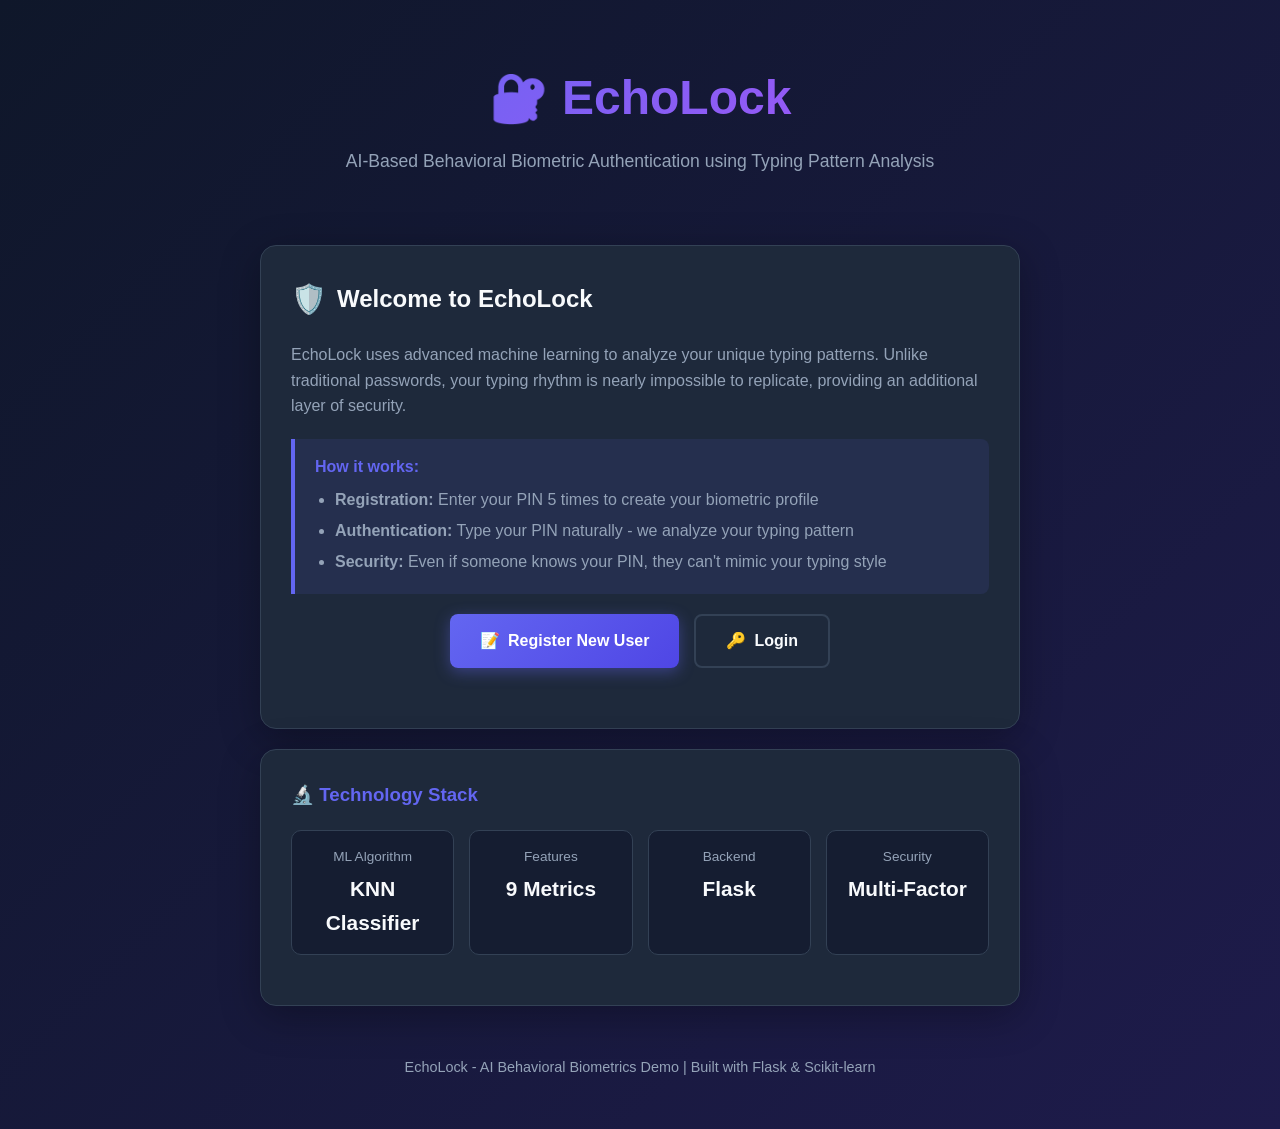
<file: templates/index.html>
<!DOCTYPE html>
<html lang="en">
<head>
    <meta charset="UTF-8">
    <meta name="viewport" content="width=device-width, initial-scale=1.0">
    <title>EchoLock - AI Behavioral Biometric Authentication</title>
    <link rel="stylesheet" href="/static/style.css">
</head>
<body>
    <div class="container">
        <header>
            <div class="logo">🔐 EchoLock</div>
            <p class="tagline">AI-Based Behavioral Biometric Authentication using Typing Pattern Analysis</p>
        </header>

        <div class="card">
            <h2 class="card-title">
                <span class="icon">🛡️</span>
                Welcome to EchoLock
            </h2>
            <p style="color: var(--text-secondary); margin-bottom: 20px;">
                EchoLock uses advanced machine learning to analyze your unique typing patterns. 
                Unlike traditional passwords, your typing rhythm is nearly impossible to replicate, 
                providing an additional layer of security.
            </p>

            <div class="instructions">
                <h4>How it works:</h4>
                <ul>
                    <li><strong>Registration:</strong> Enter your PIN 5 times to create your biometric profile</li>
                    <li><strong>Authentication:</strong> Type your PIN naturally - we analyze your typing pattern</li>
                    <li><strong>Security:</strong> Even if someone knows your PIN, they can't mimic your typing style</li>
                </ul>
            </div>

            <div class="nav-buttons">
                <a href="/register" class="btn btn-primary">
                    <span>📝</span> Register New User
                </a>
                <a href="/login" class="btn btn-secondary">
                    <span>🔑</span> Login
                </a>
            </div>
        </div>

        <div class="card">
            <h3 style="margin-bottom: 15px; color: var(--primary-color);">🔬 Technology Stack</h3>
            <div class="stats-grid">
                <div class="stat-box">
                    <div class="stat-label">ML Algorithm</div>
                    <div class="stat-value">KNN Classifier</div>
                </div>
                <div class="stat-box">
                    <div class="stat-label">Features</div>
                    <div class="stat-value">9 Metrics</div>
                </div>
                <div class="stat-box">
                    <div class="stat-label">Backend</div>
                    <div class="stat-value">Flask</div>
                </div>
                <div class="stat-box">
                    <div class="stat-label">Security</div>
                    <div class="stat-value">Multi-Factor</div>
                </div>
            </div>
        </div>

        <footer>
            <p>EchoLock - AI Behavioral Biometrics Demo | Built with Flask & Scikit-learn</p>
        </footer>
    </div>

    <script src="/static/script.js"></script>
</body>
</html>
</file>
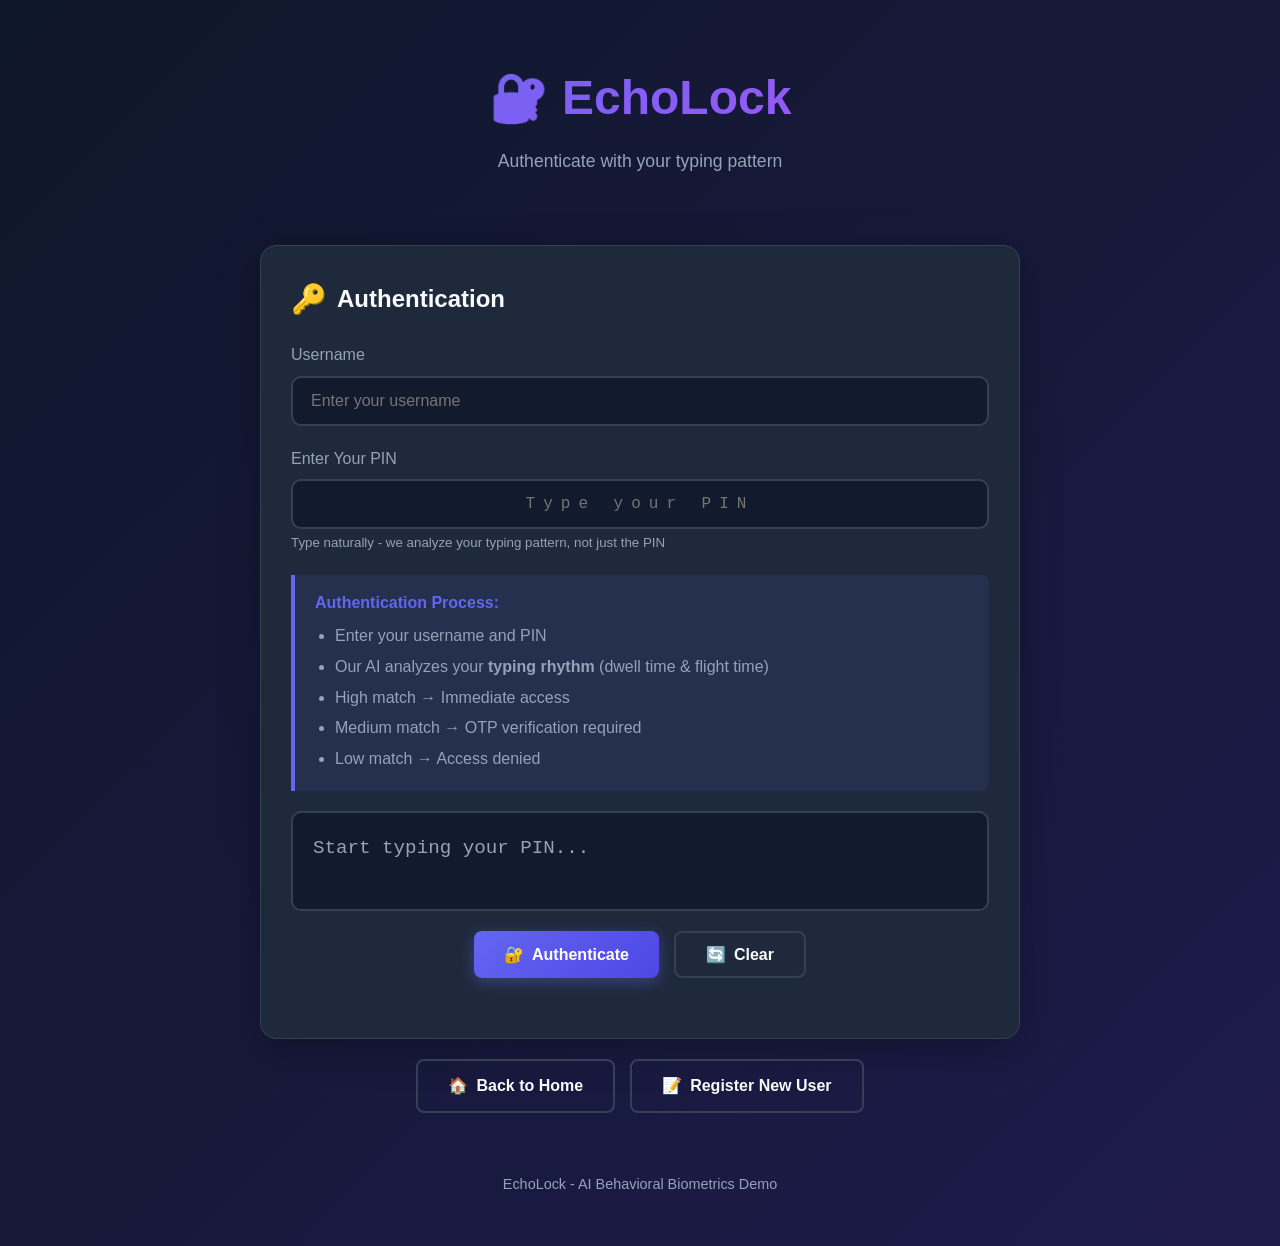
<file: templates/login.html>
<!DOCTYPE html>
<html lang="en">
<head>
    <meta charset="UTF-8">
    <meta name="viewport" content="width=device-width, initial-scale=1.0">
    <title>Login - EchoLock</title>
    <link rel="stylesheet" href="/static/style.css">
</head>
<body>
    <div class="container">
        <header>
            <div class="logo">🔐 EchoLock</div>
            <p class="tagline">Authenticate with your typing pattern</p>
        </header>

        <div class="card">
            <h2 class="card-title">
                <span class="icon">🔑</span>
                Authentication
            </h2>

            <div id="statusMessage" class="status-message hidden"></div>

            <form id="loginForm" onsubmit="event.preventDefault();">
                <div class="form-group">
                    <label for="username">Username</label>
                    <input type="text" id="username" placeholder="Enter your username" required>
                </div>

                <div class="form-group">
                    <label for="pinInput">Enter Your PIN</label>
                    <input type="password" id="pinInput" class="pin-input" maxlength="6" 
                           placeholder="Type your PIN" autocomplete="off" required>
                    <small style="color: var(--text-secondary);">Type naturally - we analyze your typing pattern, not just the PIN</small>
                </div>

                <div class="instructions">
                    <h4>Authentication Process:</h4>
                    <ul>
                        <li>Enter your username and PIN</li>
                        <li>Our AI analyzes your <strong>typing rhythm</strong> (dwell time & flight time)</li>
                        <li>High match → Immediate access</li>
                        <li>Medium match → OTP verification required</li>
                        <li>Low match → Access denied</li>
                    </ul>
                </div>

                <div class="typing-visualizer" id="typingVisualizer">
                    Type your PIN to begin authentication...
                </div>

                <div class="nav-buttons">
                    <button type="button" class="btn btn-primary" onclick="authenticateUser()">
                        <span>🔐</span> Authenticate
                    </button>
                    <button type="button" class="btn btn-secondary" onclick="resetTypingData()">
                        <span>🔄</span> Clear
                    </button>
                </div>
            </form>
        </div>

        <div id="authResult" class="card hidden">
            <h3 class="card-title">
                <span class="icon">📊</span>
                Authentication Result
            </h3>
            <div id="resultContainer"></div>
        </div>

        <div class="nav-buttons">
            <a href="/" class="btn btn-secondary">
                <span>🏠</span> Back to Home
            </a>
            <a href="/register" class="btn btn-secondary">
                <span>📝</span> Register New User
            </a>
        </div>

        <footer>
            <p>EchoLock - AI Behavioral Biometrics Demo</p>
        </footer>
    </div>

    <script src="/static/script.js"></script>
</body>
</html>
</file>
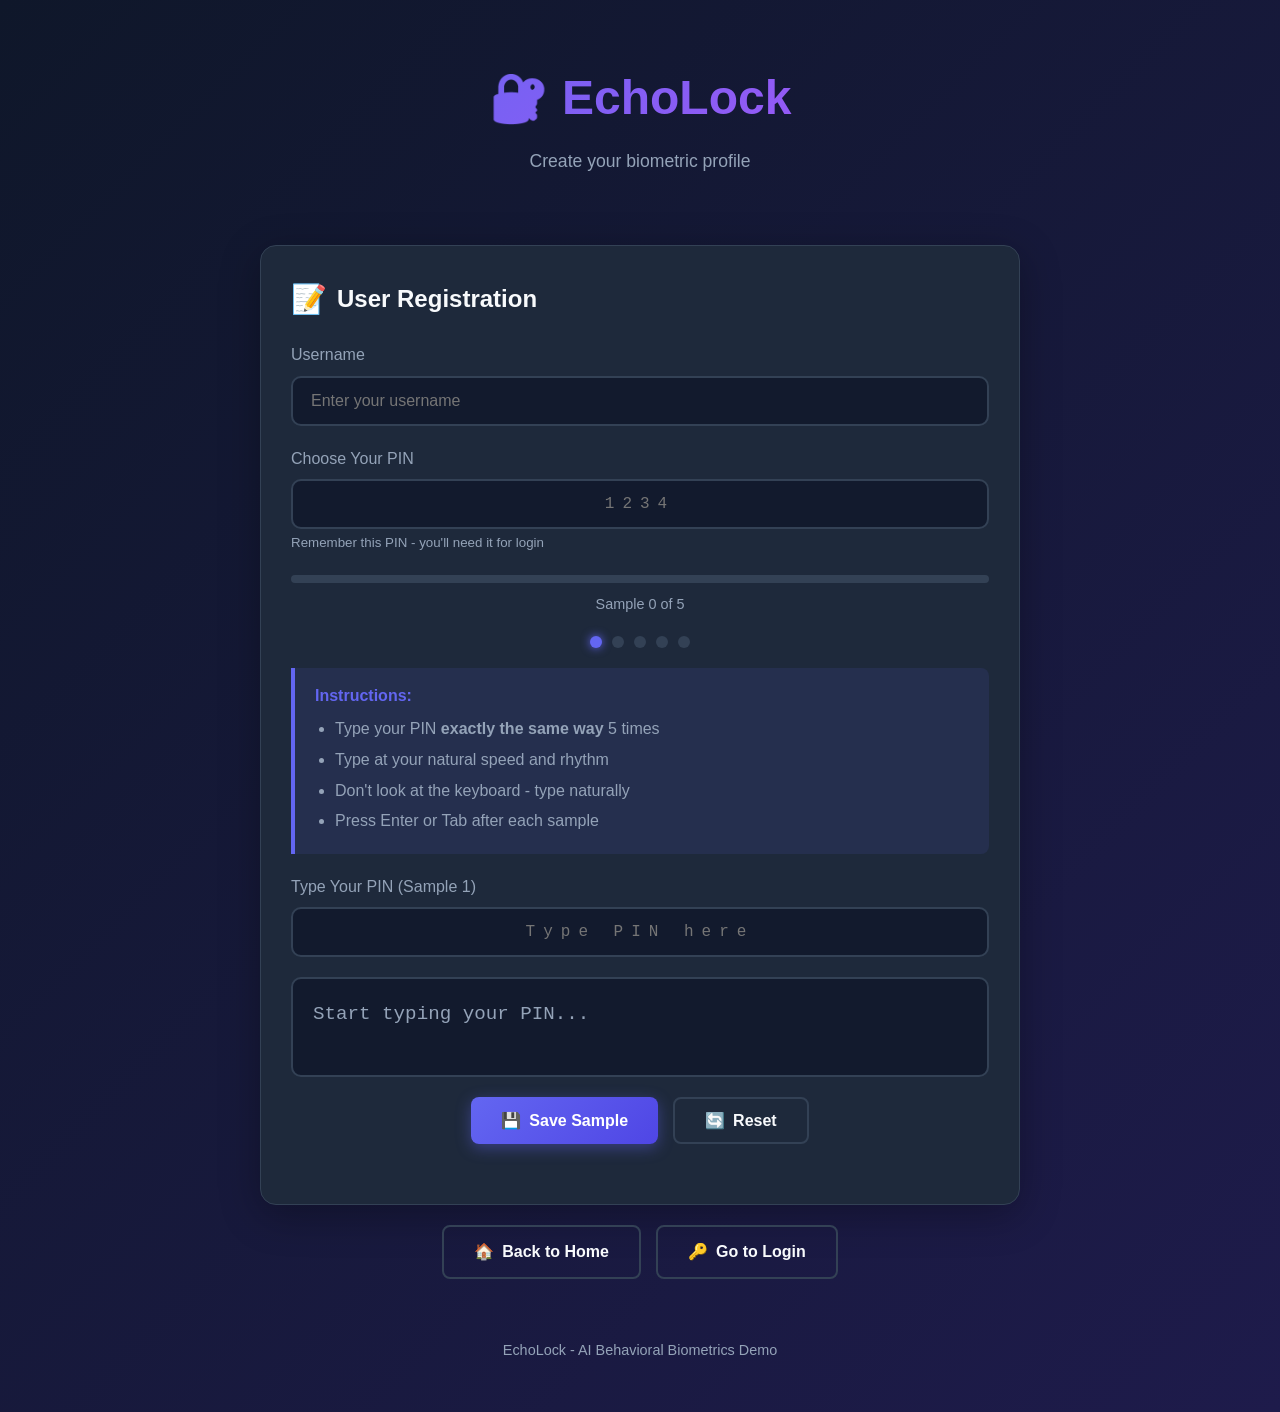
<file: templates/register.html>
<!DOCTYPE html>
<html lang="en">
<head>
    <meta charset="UTF-8">
    <meta name="viewport" content="width=device-width, initial-scale=1.0">
    <title>Register - EchoLock</title>
    <link rel="stylesheet" href="/static/style.css">
</head>
<body>
    <div class="container">
        <header>
            <div class="logo">🔐 EchoLock</div>
            <p class="tagline">Create your biometric profile</p>
        </header>

        <div class="card">
            <h2 class="card-title">
                <span class="icon">📝</span>
                User Registration
            </h2>

            <div id="statusMessage" class="status-message hidden"></div>

            <form id="registerForm" onsubmit="event.preventDefault();">
                <!-- Username -->
                <div class="form-group">
                    <label for="username">Username</label>
                    <input type="text" id="username" placeholder="Enter your username" required>
                </div>

                <!-- Expected PIN (for consistency) -->
                <div class="form-group">
                    <label for="expectedPin">Choose Your PIN</label>
                    <input type="password" id="expectedPin" class="pin-input" maxlength="6" 
                           placeholder="1234" required>
                    <small style="color: var(--text-secondary);">Remember this PIN - you'll need it for login</small>
                </div>

                <!-- Progress indicator -->
                <div class="progress-container">
                    <div class="progress-bar">
                        <div class="progress-fill" id="progressFill" style="width: 0%"></div>
                    </div>
                    <div class="progress-text" id="progressText">Sample 0 of 5</div>
                </div>

                <!-- Sample dots -->
                <div class="sample-counter">
                    <div class="sample-dot" data-index="0"></div>
                    <div class="sample-dot" data-index="1"></div>
                    <div class="sample-dot" data-index="2"></div>
                    <div class="sample-dot" data-index="3"></div>
                    <div class="sample-dot" data-index="4"></div>
                </div>

                <!-- Instructions -->
                <div class="instructions">
                    <h4>Instructions:</h4>
                    <ul>
                        <li>Type your PIN <strong>exactly the same way</strong> 5 times</li>
                        <li>Type at your natural speed and rhythm</li>
                        <li>Don't look at the keyboard - type naturally</li>
                        <li>Press Enter or Tab after each sample</li>
                    </ul>
                </div>

                <!-- PIN Input for capture -->
                <div class="form-group">
                    <label>Type Your PIN (Sample <span id="sampleNum">1</span>)</label>
                    <input type="password" id="pinInput" class="pin-input" maxlength="6" 
                           placeholder="Type PIN here" autocomplete="off">
                </div>

                <!-- Typing Visualizer -->
                <div class="typing-visualizer" id="typingVisualizer">
                    Waiting for input...
                </div>

                <!-- Action Buttons -->
                <div class="nav-buttons">
                    <button type="button" class="btn btn-primary" onclick="collectSample()">
                        <span>💾</span> Save Sample
                    </button>
                    <button type="button" class="btn btn-secondary" onclick="resetTypingData()">
                        <span>🔄</span> Reset
                    </button>
                </div>

                <!-- Submit Button (hidden until 5 samples) -->
                <button type="button" id="submitBtn" class="btn btn-success hidden" 
                        onclick="registerUser()" style="width: 100%; margin-top: 20px;">
                    <span>✅</span> Complete Registration
                </button>
            </form>
        </div>

        <div class="nav-buttons">
            <a href="/" class="btn btn-secondary">
                <span>🏠</span> Back to Home
            </a>
            <a href="/login" class="btn btn-secondary">
                <span>🔑</span> Go to Login
            </a>
        </div>

        <footer>
            <p>EchoLock - AI Behavioral Biometrics Demo</p>
        </footer>
    </div>

    <script src="/static/script.js"></script>
</body>
</html>
</file>
<file: static/style.css>
/* EchoLock Stylesheet */
/* Modern, clean design for the Behavioral Biometric Authentication System */

/* CSS Variables for easy theming */
:root {
    --primary-color: #6366f1;
    --primary-dark: #4f46e5;
    --secondary-color: #10b981;
    --danger-color: #ef4444;
    --warning-color: #f59e0b;
    --bg-color: #0f172a;
    --card-bg: #1e293b;
    --text-primary: #f8fafc;
    --text-secondary: #94a3b8;
    --border-color: #334155;
    --success-glow: rgba(16, 185, 129, 0.3);
    --danger-glow: rgba(239, 68, 68, 0.3);
    --warning-glow: rgba(245, 158, 11, 0.3);
}

/* Reset and base styles */
* {
    margin: 0;
    padding: 0;
    box-sizing: border-box;
}

body {
    font-family: 'Segoe UI', Tahoma, Geneva, Verdana, sans-serif;
    background: linear-gradient(135deg, #0f172a 0%, #1e1b4b 100%);
    min-height: 100vh;
    color: var(--text-primary);
    line-height: 1.6;
}

/* Container */
.container {
    max-width: 800px;
    margin: 0 auto;
    padding: 20px;
}

/* Header */
header {
    text-align: center;
    padding: 40px 20px;
    margin-bottom: 30px;
}

.logo {
    font-size: 3rem;
    font-weight: bold;
    background: linear-gradient(135deg, #6366f1, #a855f7);
    -webkit-background-clip: text;
    -webkit-text-fill-color: transparent;
    background-clip: text;
    margin-bottom: 10px;
}

.tagline {
    color: var(--text-secondary);
    font-size: 1.1rem;
}

/* Cards */
.card {
    background: var(--card-bg);
    border-radius: 16px;
    padding: 30px;
    margin-bottom: 20px;
    border: 1px solid var(--border-color);
    box-shadow: 0 10px 40px rgba(0, 0, 0, 0.3);
    transition: transform 0.3s ease, box-shadow 0.3s ease;
}

.card:hover {
    transform: translateY(-2px);
    box-shadow: 0 20px 60px rgba(0, 0, 0, 0.4);
}

.card-title {
    font-size: 1.5rem;
    margin-bottom: 20px;
    color: var(--text-primary);
    display: flex;
    align-items: center;
    gap: 10px;
}

.card-title .icon {
    font-size: 1.8rem;
}

/* Navigation */
.nav-buttons {
    display: flex;
    gap: 15px;
    justify-content: center;
    flex-wrap: wrap;
    margin-bottom: 30px;
}

.btn {
    padding: 12px 30px;
    border: none;
    border-radius: 8px;
    font-size: 1rem;
    font-weight: 600;
    cursor: pointer;
    transition: all 0.3s ease;
    text-decoration: none;
    display: inline-flex;
    align-items: center;
    gap: 8px;
}

.btn-primary {
    background: linear-gradient(135deg, var(--primary-color), var(--primary-dark));
    color: white;
    box-shadow: 0 4px 15px rgba(99, 102, 241, 0.4);
}

.btn-primary:hover {
    transform: translateY(-2px);
    box-shadow: 0 6px 20px rgba(99, 102, 241, 0.6);
}

.btn-secondary {
    background: transparent;
    color: var(--text-primary);
    border: 2px solid var(--border-color);
}

.btn-secondary:hover {
    border-color: var(--primary-color);
    color: var(--primary-color);
}

.btn-success {
    background: linear-gradient(135deg, var(--secondary-color), #059669);
    color: white;
    box-shadow: 0 4px 15px rgba(16, 185, 129, 0.4);
}

.btn-success:hover {
    transform: translateY(-2px);
    box-shadow: 0 6px 20px rgba(16, 185, 129, 0.6);
}

.btn-danger {
    background: linear-gradient(135deg, var(--danger-color), #dc2626);
    color: white;
}

/* Form elements */
.form-group {
    margin-bottom: 20px;
}

label {
    display: block;
    margin-bottom: 8px;
    color: var(--text-secondary);
    font-weight: 500;
}

input[type="text"],
input[type="password"] {
    width: 100%;
    padding: 14px 18px;
    background: rgba(15, 23, 42, 0.8);
    border: 2px solid var(--border-color);
    border-radius: 10px;
    color: var(--text-primary);
    font-size: 1rem;
    transition: all 0.3s ease;
}

input[type="text"]:focus,
input[type="password"]:focus {
    outline: none;
    border-color: var(--primary-color);
    box-shadow: 0 0 0 3px rgba(99, 102, 241, 0.2);
}

/* PIN Input special styling */
.pin-input {
    font-size: 1.5rem;
    letter-spacing: 8px;
    text-align: center;
    font-family: 'Courier New', monospace;
}

/* Progress indicator */
.progress-container {
    margin: 20px 0;
}

.progress-bar {
    height: 8px;
    background: var(--border-color);
    border-radius: 4px;
    overflow: hidden;
}

.progress-fill {
    height: 100%;
    background: linear-gradient(90deg, var(--primary-color), #a855f7);
    transition: width 0.5s ease;
    border-radius: 4px;
}

.progress-text {
    text-align: center;
    margin-top: 10px;
    color: var(--text-secondary);
    font-size: 0.9rem;
}

/* Status messages */
.status-message {
    padding: 16px 20px;
    border-radius: 10px;
    margin: 20px 0;
    font-weight: 500;
    display: flex;
    align-items: center;
    gap: 12px;
    animation: slideIn 0.3s ease;
}

@keyframes slideIn {
    from {
        opacity: 0;
        transform: translateY(-10px);
    }
    to {
        opacity: 1;
        transform: translateY(0);
    }
}

.status-success {
    background: rgba(16, 185, 129, 0.15);
    border: 1px solid var(--secondary-color);
    color: var(--secondary-color);
    box-shadow: 0 0 20px var(--success-glow);
}

.status-error {
    background: rgba(239, 68, 68, 0.15);
    border: 1px solid var(--danger-color);
    color: var(--danger-color);
    box-shadow: 0 0 20px var(--danger-glow);
}

.status-warning {
    background: rgba(245, 158, 11, 0.15);
    border: 1px solid var(--warning-color);
    color: var(--warning-color);
    box-shadow: 0 0 20px var(--warning-glow);
}

/* Result display */
.result-container {
    text-align: center;
    padding: 30px;
}

.result-icon {
    font-size: 4rem;
    margin-bottom: 20px;
}

.result-title {
    font-size: 2rem;
    margin-bottom: 10px;
}

.result-score {
    font-size: 3rem;
    font-weight: bold;
    margin: 20px 0;
}

.score-high {
    color: var(--secondary-color);
    text-shadow: 0 0 20px var(--success-glow);
}

.score-medium {
    color: var(--warning-color);
    text-shadow: 0 0 20px var(--warning-glow);
}

.score-low {
    color: var(--danger-color);
    text-shadow: 0 0 20px var(--danger-glow);
}

/* Stats grid */
.stats-grid {
    display: grid;
    grid-template-columns: repeat(auto-fit, minmax(150px, 1fr));
    gap: 15px;
    margin: 20px 0;
}

.stat-box {
    background: rgba(15, 23, 42, 0.6);
    padding: 15px;
    border-radius: 10px;
    text-align: center;
    border: 1px solid var(--border-color);
}

.stat-label {
    font-size: 0.85rem;
    color: var(--text-secondary);
    margin-bottom: 5px;
}

.stat-value {
    font-size: 1.3rem;
    font-weight: bold;
    color: var(--text-primary);
}

/* OTP display */
.otp-display {
    background: linear-gradient(135deg, #1e1b4b, #312e81);
    border: 2px dashed var(--primary-color);
    border-radius: 12px;
    padding: 30px;
    text-align: center;
    margin: 20px 0;
}

.otp-label {
    color: var(--text-secondary);
    margin-bottom: 10px;
    font-size: 0.9rem;
}

.otp-code {
    font-size: 3rem;
    font-weight: bold;
    color: var(--primary-color);
    letter-spacing: 10px;
    font-family: 'Courier New', monospace;
    text-shadow: 0 0 20px rgba(99, 102, 241, 0.5);
}

/* Sample counter */
.sample-counter {
    display: flex;
    justify-content: center;
    gap: 10px;
    margin: 20px 0;
}

.sample-dot {
    width: 12px;
    height: 12px;
    border-radius: 50%;
    background: var(--border-color);
    transition: all 0.3s ease;
}

.sample-dot.completed {
    background: var(--secondary-color);
    box-shadow: 0 0 10px var(--secondary-color);
}

.sample-dot.active {
    background: var(--primary-color);
    box-shadow: 0 0 10px var(--primary-color);
    animation: pulse 1.5s infinite;
}

@keyframes pulse {
    0%, 100% { transform: scale(1); }
    50% { transform: scale(1.2); }
}

/* Instructions */
.instructions {
    background: rgba(99, 102, 241, 0.1);
    border-left: 4px solid var(--primary-color);
    padding: 15px 20px;
    margin: 20px 0;
    border-radius: 0 8px 8px 0;
}

.instructions h4 {
    color: var(--primary-color);
    margin-bottom: 8px;
}

.instructions ul {
    margin-left: 20px;
    color: var(--text-secondary);
}

.instructions li {
    margin: 5px 0;
}

/* Footer */
footer {
    text-align: center;
    padding: 30px;
    color: var(--text-secondary);
    font-size: 0.9rem;
}

/* Hidden */
.hidden {
    display: none !important;
}

/* Responsive */
@media (max-width: 600px) {
    .logo {
        font-size: 2rem;
    }

    .card {
        padding: 20px;
    }

    .nav-buttons {
        flex-direction: column;
    }

    .btn {
        width: 100%;
        justify-content: center;
    }
}

/* Typing visualization */
.typing-visualizer {
    background: rgba(15, 23, 42, 0.8);
    border-radius: 10px;
    padding: 20px;
    margin: 20px 0;
    min-height: 100px;
    font-family: 'Courier New', monospace;
    font-size: 1.2rem;
    color: var(--text-secondary);
    border: 2px solid var(--border-color);
    position: relative;
    overflow: hidden;
}

.typing-visualizer.active {
    border-color: var(--primary-color);
    box-shadow: 0 0 20px rgba(99, 102, 241, 0.2);
}

.typing-visualizer .cursor {
    display: inline-block;
    width: 2px;
    height: 1.2em;
    background: var(--primary-color);
    animation: blink 1s infinite;
    vertical-align: middle;
    margin-left: 2px;
}

@keyframes blink {
    0%, 50% { opacity: 1; }
    51%, 100% { opacity: 0; }
}

/* Loading spinner */
.spinner {
    display: inline-block;
    width: 20px;
    height: 20px;
    border: 3px solid rgba(255, 255, 255, 0.3);
    border-radius: 50%;
    border-top-color: white;
    animation: spin 1s ease-in-out infinite;
}

@keyframes spin {
    to { transform: rotate(360deg); }
}
</file>
